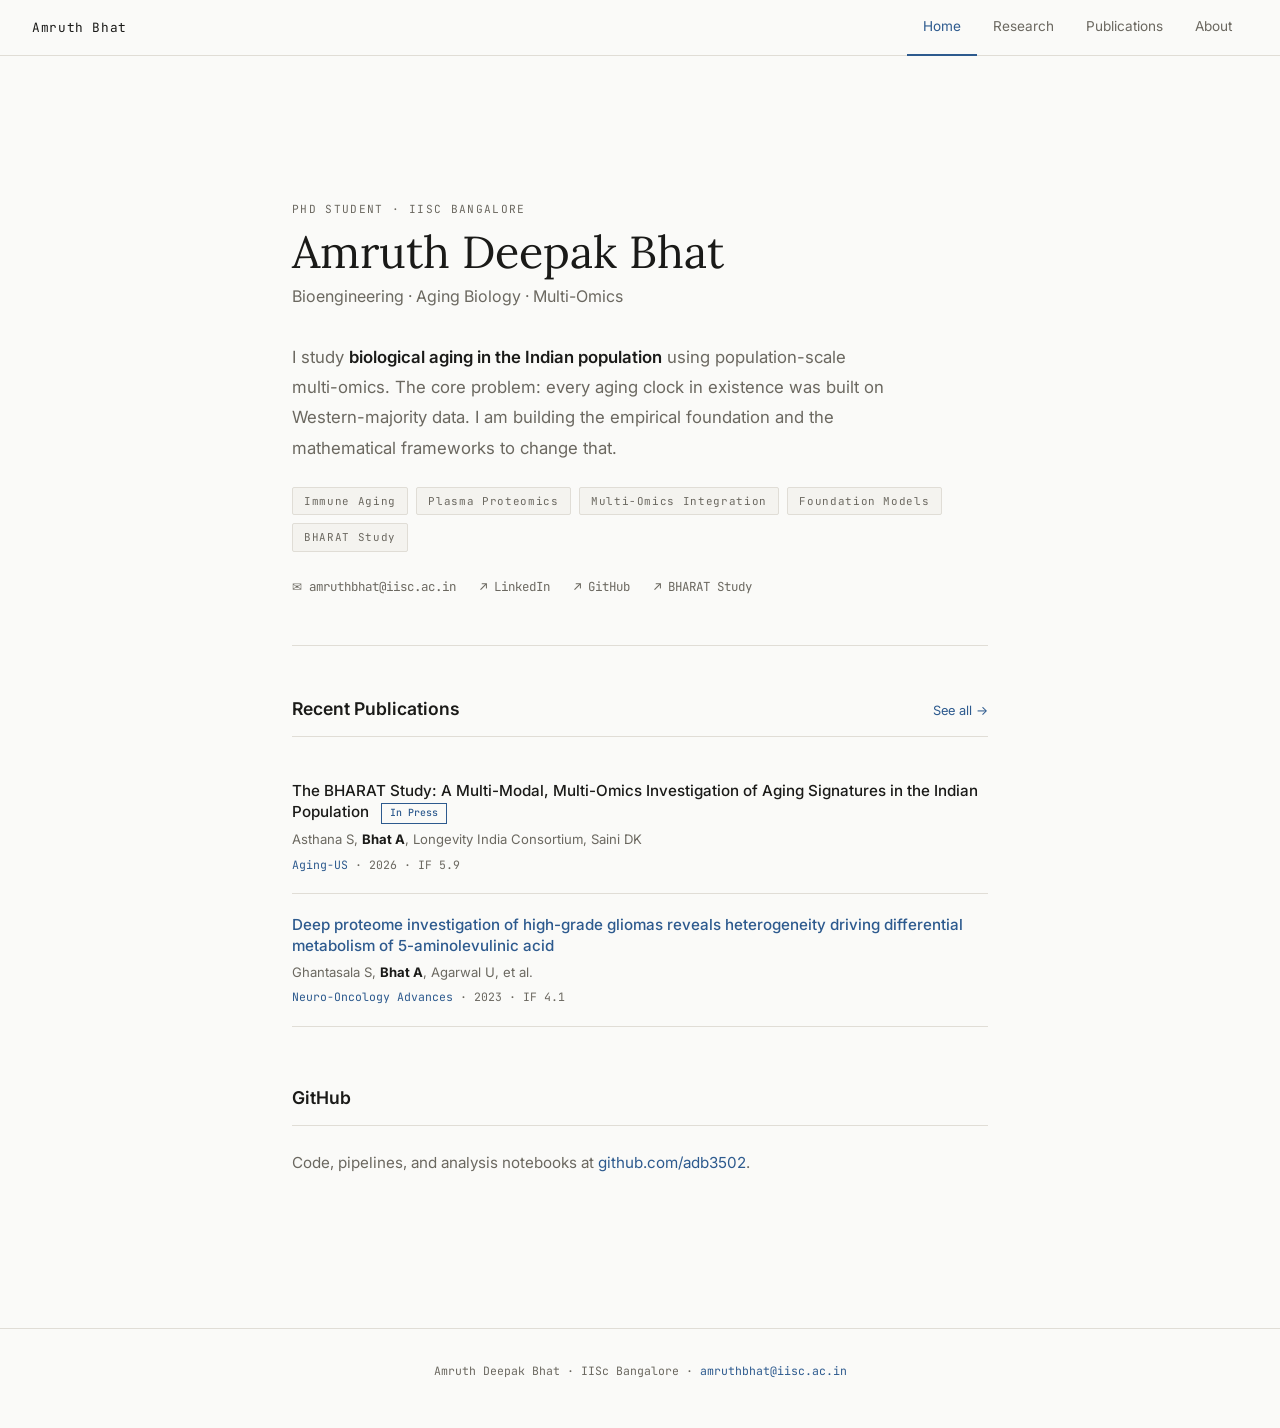
<file: index.html>
<!DOCTYPE html>
<html lang="en">
<head>
<meta charset="UTF-8">
<meta name="viewport" content="width=device-width, initial-scale=1.0">
<title>Amruth Deepak Bhat</title>
<link rel="preconnect" href="https://fonts.googleapis.com">
<link href="https://fonts.googleapis.com/css2?family=Lora:ital,wght@0,400;0,600;1,400&family=Inter:wght@400;500;600&family=JetBrains+Mono:wght@300;400&display=swap" rel="stylesheet">
<link rel="stylesheet" href="style.css">
</head>
<body>

<nav>
  <a href="index.html" class="nav-brand">Amruth Bhat</a>
  <ul class="nav-links">
    <li><a href="index.html" class="active">Home</a></li>
    <li><a href="research.html">Research</a></li>
    <li><a href="publications.html">Publications</a></li>
    <li><a href="about.html">About</a></li>
  </ul>
</nav>

<main class="page">

  <div class="hero">
    <div class="label">PhD Student · IISc Bangalore</div>
    <h1 class="hero-name">Amruth Deepak Bhat</h1>
    <p class="hero-role">Bioengineering · Aging Biology · Multi-Omics</p>
    <p class="hero-bio">
      I study <strong>biological aging in the Indian population</strong> using population-scale multi-omics.
      The core problem: every aging clock in existence was built on Western-majority data.
      I am building the empirical foundation and the mathematical frameworks to change that.
    </p>
    <div class="tags">
      <span class="tag">Immune Aging</span>
      <span class="tag">Plasma Proteomics</span>
      <span class="tag">Multi-Omics Integration</span>
      <span class="tag">Foundation Models</span>
      <span class="tag">BHARAT Study</span>
    </div>
    <div class="contact-links">
      <a href="mailto:amruthbhat@iisc.ac.in">✉ amruthbhat@iisc.ac.in</a>
      <a href="https://linkedin.com/in/amruth-bhat" target="_blank">↗ LinkedIn</a>
      <a href="https://github.com/adb3502" target="_blank">↗ GitHub</a>
      <a href="https://www.longevity.iisc.ac.in/the-bharat-study" target="_blank">↗ BHARAT Study</a>
    </div>
  </div>

  <div class="section">
    <div class="section-header">
      <h2>Recent Publications</h2>
      <a href="publications.html">See all →</a>
    </div>

    <div class="pub-item">
      <div class="pub-title">The BHARAT Study: A Multi-Modal, Multi-Omics Investigation of Aging Signatures in the Indian Population <span class="pub-badge inpress">In Press</span></div>
      <div class="pub-authors">Asthana S, <strong>Bhat A</strong>, Longevity India Consortium, Saini DK</div>
      <div class="pub-venue"><span class="journal">Aging-US</span> · 2026 · IF 5.9</div>
    </div>

    <div class="pub-item">
      <div class="pub-title"><a href="https://doi.org/10.1093/noajnl/vdad065" target="_blank">Deep proteome investigation of high-grade gliomas reveals heterogeneity driving differential metabolism of 5-aminolevulinic acid</a></div>
      <div class="pub-authors">Ghantasala S, <strong>Bhat A</strong>, Agarwal U, et al.</div>
      <div class="pub-venue"><span class="journal">Neuro-Oncology Advances</span> · 2023 · IF 4.1</div>
    </div>
  </div>

  <div class="section">
    <div class="section-header">
      <h2>GitHub</h2>
    </div>
    <p style="font-size:0.95rem; color: var(--text-muted);">
      Code, pipelines, and analysis notebooks at
      <a href="https://github.com/adb3502" target="_blank">github.com/adb3502</a>.
    </p>
  </div>

</main>

<footer>
  <p>Amruth Deepak Bhat · IISc Bangalore · <a href="mailto:amruthbhat@iisc.ac.in">amruthbhat@iisc.ac.in</a></p>
</footer>

</body>
</html>
</file>
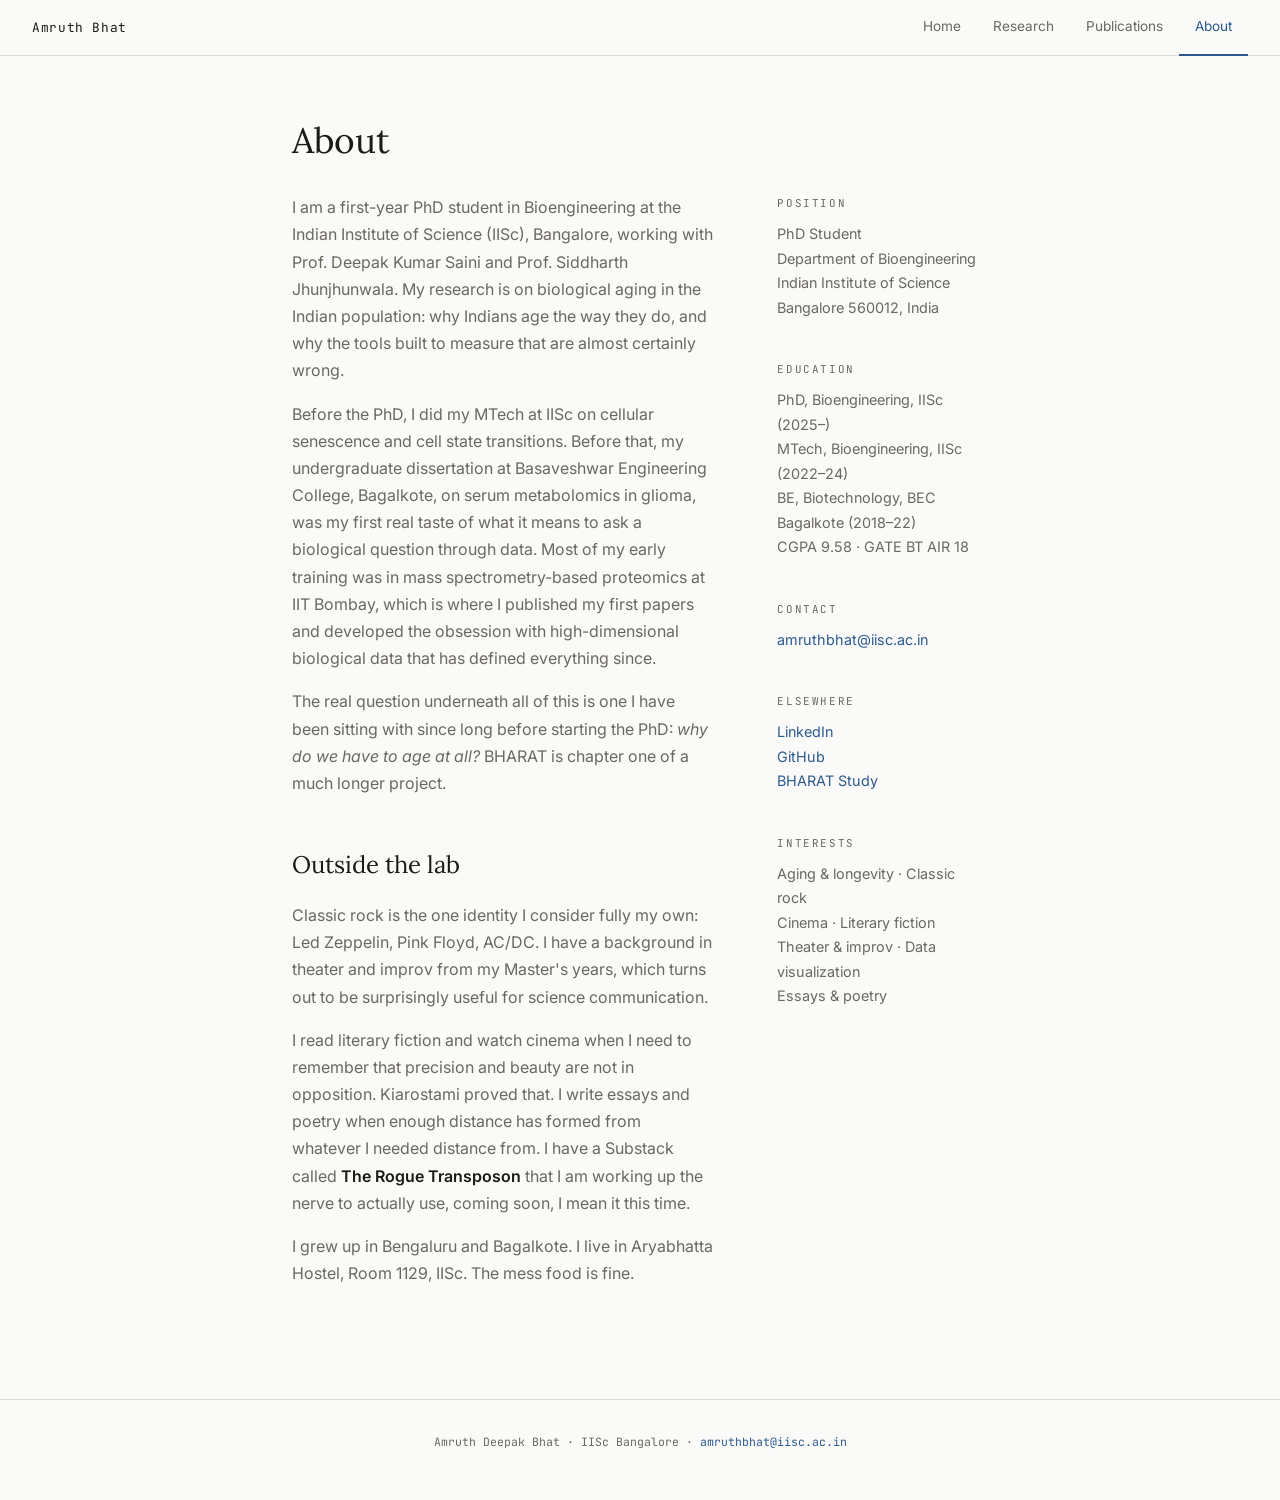
<file: about.html>
<!DOCTYPE html>
<html lang="en">
<head>
<meta charset="UTF-8">
<meta name="viewport" content="width=device-width, initial-scale=1.0">
<title>About · Amruth Deepak Bhat</title>
<link rel="preconnect" href="https://fonts.googleapis.com">
<link href="https://fonts.googleapis.com/css2?family=Lora:ital,wght@0,400;0,600;1,400&family=Inter:wght@400;500;600&family=JetBrains+Mono:wght@300;400&display=swap" rel="stylesheet">
<link rel="stylesheet" href="style.css">
<style>
.about-grid { display: grid; grid-template-columns: 2fr 1fr; gap: 4rem; align-items: start; }
.sidebar-block { margin-bottom: 2.5rem; }
.sidebar-label { font-family: var(--mono); font-size: 0.68rem; letter-spacing: 0.15em; text-transform: uppercase; color: var(--text-muted); margin-bottom: 0.6rem; }
.sidebar-content { font-size: 0.9rem; color: var(--text-muted); line-height: 1.7; }
.sidebar-content a { color: var(--accent); }
@media(max-width:600px){ .about-grid { grid-template-columns: 1fr; gap: 2rem; } }
</style>
</head>
<body>
<nav>
  <a href="index.html" class="nav-brand">Amruth Bhat</a>
  <ul class="nav-links">
    <li><a href="index.html">Home</a></li>
    <li><a href="research.html">Research</a></li>
    <li><a href="publications.html">Publications</a></li>
    <li><a href="about.html" class="active">About</a></li>
  </ul>
</nav>

<main class="page">
  <h1>About</h1>

  <div class="about-grid" style="margin-top:2rem;">
    <div>
      <p>
        I am a first-year PhD student in Bioengineering at the Indian Institute of Science (IISc), Bangalore,
        working with Prof. Deepak Kumar Saini and Prof. Siddharth Jhunjhunwala.
        My research is on biological aging in the Indian population: why Indians age the way they do,
        and why the tools built to measure that are almost certainly wrong.
      </p>
      <p>
        Before the PhD, I did my MTech at IISc on cellular senescence and cell state transitions.
        Before that, my undergraduate dissertation at Basaveshwar Engineering College, Bagalkote,
        on serum metabolomics in glioma, was my first real taste of what it means to ask a biological
        question through data. Most of my early training was in mass spectrometry-based proteomics
        at IIT Bombay, which is where I published my first papers and developed the obsession with
        high-dimensional biological data that has defined everything since.
      </p>
      <p>
        The real question underneath all of this is one I have been sitting with since long before starting the PhD:
        <em>why do we have to age at all?</em> BHARAT is chapter one of a much longer project.
      </p>

      <h2>Outside the lab</h2>
      <p>
        Classic rock is the one identity I consider fully my own: Led Zeppelin, Pink Floyd, AC/DC.
        I have a background in theater and improv from my Master's years, which turns out to be
        surprisingly useful for science communication.
      </p>
      <p>
        I read literary fiction and watch cinema when I need to remember that precision and beauty
        are not in opposition. Kiarostami proved that. I write essays and poetry when enough distance
        has formed from whatever I needed distance from. I have a Substack called
        <strong>The Rogue Transposon</strong> that I am working up the nerve to actually use, coming soon, I mean it this time.
      </p>
      <p>
        I grew up in Bengaluru and Bagalkote. I live in Aryabhatta Hostel, Room 1129, IISc.
        The mess food is fine.
      </p>
    </div>

    <div>
      <div class="sidebar-block">
        <div class="sidebar-label">Position</div>
        <div class="sidebar-content">
          PhD Student<br>
          Department of Bioengineering<br>
          Indian Institute of Science<br>
          Bangalore 560012, India
        </div>
      </div>

      <div class="sidebar-block">
        <div class="sidebar-label">Education</div>
        <div class="sidebar-content">
          PhD, Bioengineering, IISc (2025–)<br>
          MTech, Bioengineering, IISc (2022–24)<br>
          BE, Biotechnology, BEC Bagalkote (2018–22)<br>
          CGPA 9.58 · GATE BT AIR 18
        </div>
      </div>

      <div class="sidebar-block">
        <div class="sidebar-label">Contact</div>
        <div class="sidebar-content">
          <a href="mailto:amruthbhat@iisc.ac.in">amruthbhat@iisc.ac.in</a>
        </div>
      </div>

      <div class="sidebar-block">
        <div class="sidebar-label">Elsewhere</div>
        <div class="sidebar-content">
          <a href="https://linkedin.com/in/amruth-bhat" target="_blank">LinkedIn</a><br>
          <a href="https://github.com/adb3502" target="_blank">GitHub</a><br>
          <a href="https://www.longevity.iisc.ac.in/the-bharat-study" target="_blank">BHARAT Study</a>
        </div>
      </div>

      <div class="sidebar-block">
        <div class="sidebar-label">Interests</div>
        <div class="sidebar-content">
          Aging & longevity · Classic rock<br>
          Cinema · Literary fiction<br>
          Theater & improv · Data visualization<br>
          Essays & poetry
        </div>
      </div>
    </div>
  </div>
</main>

<footer>
  <p>Amruth Deepak Bhat · IISc Bangalore · <a href="mailto:amruthbhat@iisc.ac.in">amruthbhat@iisc.ac.in</a></p>
</footer>
</body>
</html>
</file>
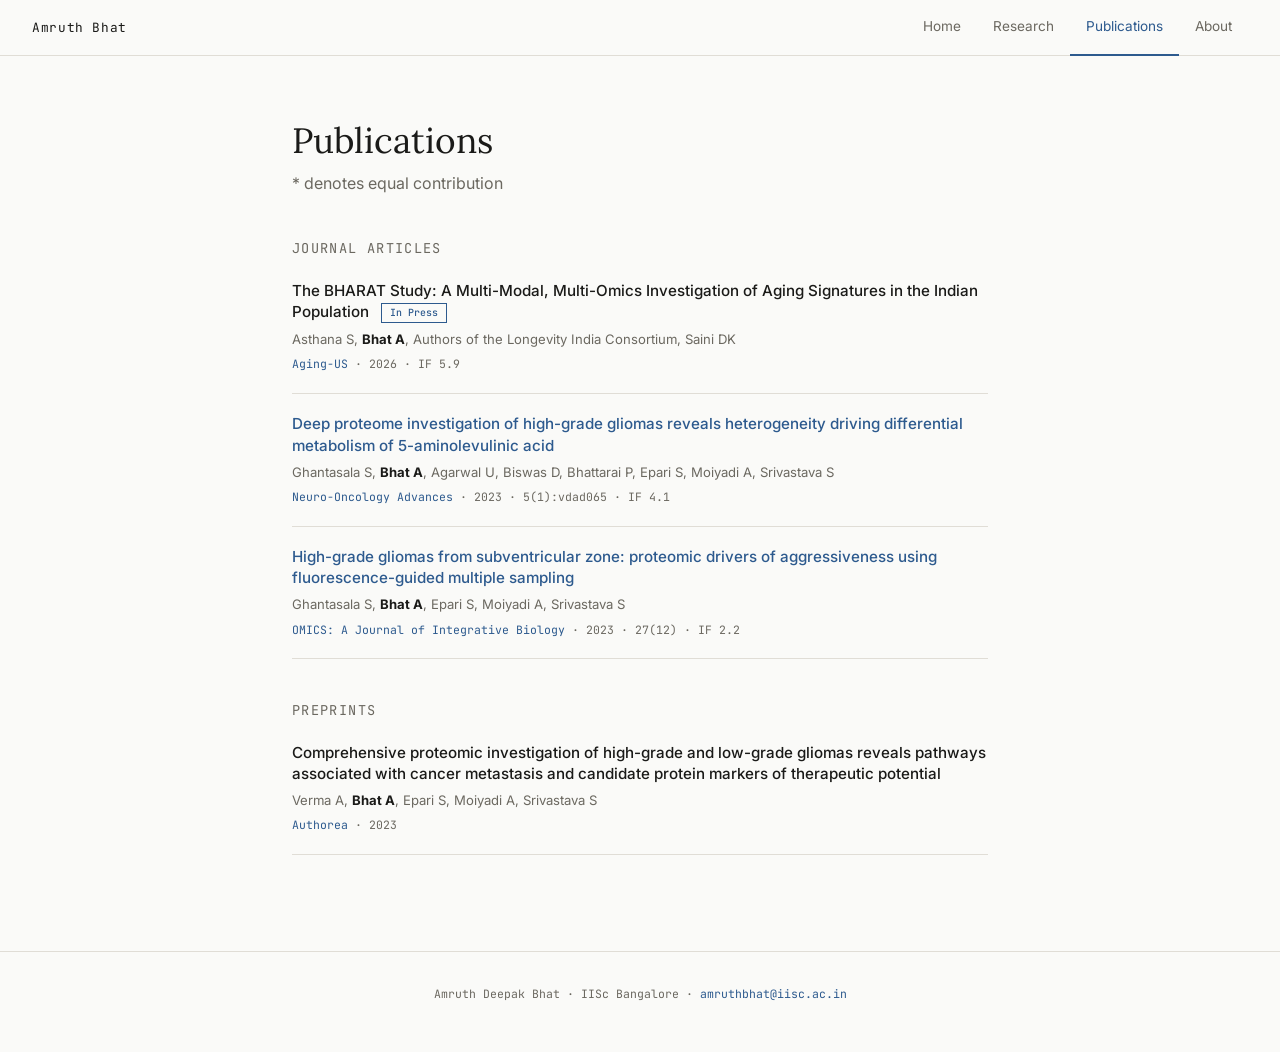
<file: publications.html>
<!DOCTYPE html>
<html lang="en">
<head>
<meta charset="UTF-8">
<meta name="viewport" content="width=device-width, initial-scale=1.0">
<title>Publications · Amruth Deepak Bhat</title>
<link rel="preconnect" href="https://fonts.googleapis.com">
<link href="https://fonts.googleapis.com/css2?family=Lora:ital,wght@0,400;0,600;1,400&family=Inter:wght@400;500;600&family=JetBrains+Mono:wght@300;400&display=swap" rel="stylesheet">
<link rel="stylesheet" href="style.css">
</head>
<body>
<nav>
  <a href="index.html" class="nav-brand">Amruth Bhat</a>
  <ul class="nav-links">
    <li><a href="index.html">Home</a></li>
    <li><a href="research.html">Research</a></li>
    <li><a href="publications.html" class="active">Publications</a></li>
    <li><a href="about.html">About</a></li>
  </ul>
</nav>

<main class="page">
  <h1>Publications</h1>
  <p style="margin-top:0.5rem;">* denotes equal contribution</p>

  <h2 style="font-size:0.85rem; font-family:var(--mono); letter-spacing:0.1em; text-transform:uppercase; color:var(--text-muted); margin-top:2.5rem; margin-bottom:0; font-weight:400;">Journal Articles</h2>

  <div class="pub-item">
    <div class="pub-title">The BHARAT Study: A Multi-Modal, Multi-Omics Investigation of Aging Signatures in the Indian Population <span class="pub-badge inpress">In Press</span></div>
    <div class="pub-authors">Asthana S, <strong>Bhat A</strong>, Authors of the Longevity India Consortium, Saini DK</div>
    <div class="pub-venue"><span class="journal">Aging-US</span> · 2026 · IF 5.9</div>
  </div>

  <div class="pub-item">
    <div class="pub-title"><a href="https://doi.org/10.1093/noajnl/vdad065" target="_blank">Deep proteome investigation of high-grade gliomas reveals heterogeneity driving differential metabolism of 5-aminolevulinic acid</a></div>
    <div class="pub-authors">Ghantasala S, <strong>Bhat A</strong>, Agarwal U, Biswas D, Bhattarai P, Epari S, Moiyadi A, Srivastava S</div>
    <div class="pub-venue"><span class="journal">Neuro-Oncology Advances</span> · 2023 · 5(1):vdad065 · IF 4.1</div>
  </div>

  <div class="pub-item">
    <div class="pub-title"><a href="https://doi.org/10.1089/omi.2023.0124" target="_blank">High-grade gliomas from subventricular zone: proteomic drivers of aggressiveness using fluorescence-guided multiple sampling</a></div>
    <div class="pub-authors">Ghantasala S, <strong>Bhat A</strong>, Epari S, Moiyadi A, Srivastava S</div>
    <div class="pub-venue"><span class="journal">OMICS: A Journal of Integrative Biology</span> · 2023 · 27(12) · IF 2.2</div>
  </div>

  <h2 style="font-size:0.85rem; font-family:var(--mono); letter-spacing:0.1em; text-transform:uppercase; color:var(--text-muted); margin-top:2.5rem; margin-bottom:0; font-weight:400;">Preprints</h2>

  <div class="pub-item">
    <div class="pub-title">Comprehensive proteomic investigation of high-grade and low-grade gliomas reveals pathways associated with cancer metastasis and candidate protein markers of therapeutic potential</div>
    <div class="pub-authors">Verma A, <strong>Bhat A</strong>, Epari S, Moiyadi A, Srivastava S</div>
    <div class="pub-venue"><span class="journal">Authorea</span> · 2023</div>
  </div>

</main>

<footer>
  <p>Amruth Deepak Bhat · IISc Bangalore · <a href="mailto:amruthbhat@iisc.ac.in">amruthbhat@iisc.ac.in</a></p>
</footer>
</body>
</html>
</file>
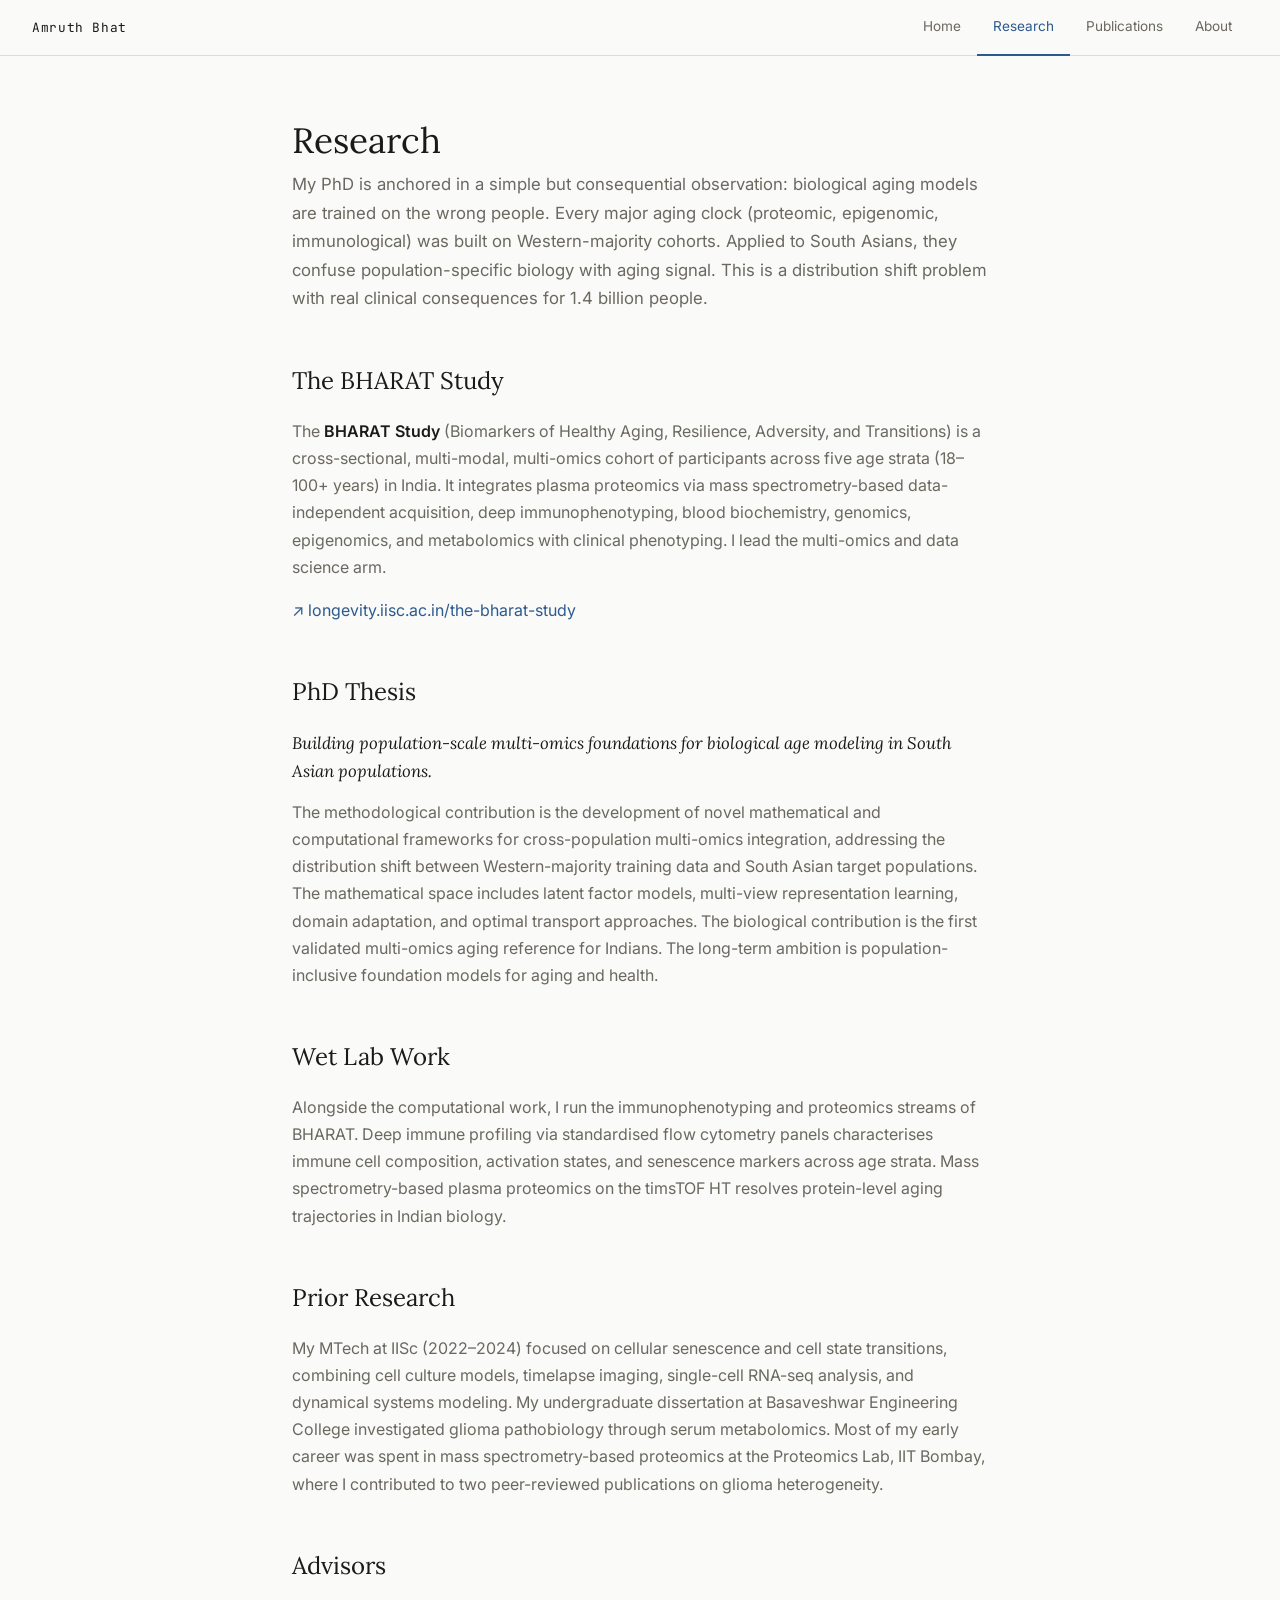
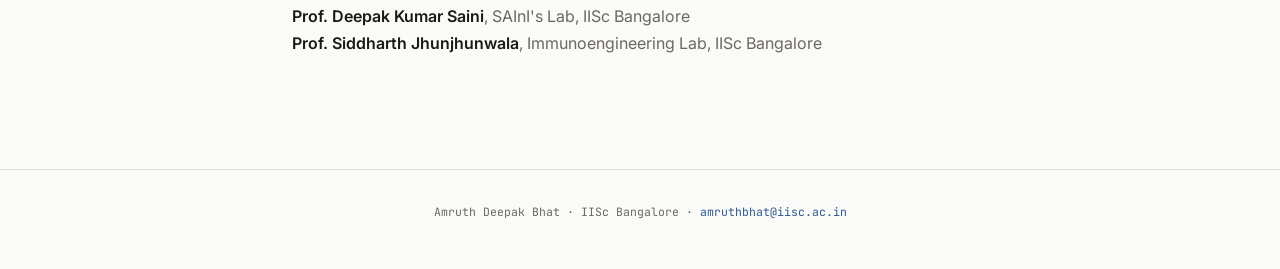
<file: research.html>
<!DOCTYPE html>
<html lang="en">
<head>
<meta charset="UTF-8">
<meta name="viewport" content="width=device-width, initial-scale=1.0">
<title>Research · Amruth Deepak Bhat</title>
<link rel="preconnect" href="https://fonts.googleapis.com">
<link href="https://fonts.googleapis.com/css2?family=Lora:ital,wght@0,400;0,600;1,400&family=Inter:wght@400;500;600&family=JetBrains+Mono:wght@300;400&display=swap" rel="stylesheet">
<link rel="stylesheet" href="style.css">
</head>
<body>
<nav>
  <a href="index.html" class="nav-brand">Amruth Bhat</a>
  <ul class="nav-links">
    <li><a href="index.html">Home</a></li>
    <li><a href="research.html" class="active">Research</a></li>
    <li><a href="publications.html">Publications</a></li>
    <li><a href="about.html">About</a></li>
  </ul>
</nav>

<main class="page">
  <h1>Research</h1>
  <p style="margin-top:0.5rem; font-size:1.05rem;">
    My PhD is anchored in a simple but consequential observation: biological aging models are trained on the wrong people.
    Every major aging clock (proteomic, epigenomic, immunological) was built on Western-majority cohorts.
    Applied to South Asians, they confuse population-specific biology with aging signal.
    This is a distribution shift problem with real clinical consequences for 1.4 billion people.
  </p>

  <h2>The BHARAT Study</h2>
  <p>
    The <strong>BHARAT Study</strong> (Biomarkers of Healthy Aging, Resilience, Adversity, and Transitions)
    is a cross-sectional, multi-modal, multi-omics cohort of participants across five age strata (18–100+ years) in India.
    It integrates plasma proteomics via mass spectrometry-based data-independent acquisition, deep immunophenotyping,
    blood biochemistry, genomics, epigenomics, and metabolomics with clinical phenotyping.
    I lead the multi-omics and data science arm.
  </p>
  <p>
    <a href="https://www.longevity.iisc.ac.in/the-bharat-study" target="_blank">↗ longevity.iisc.ac.in/the-bharat-study</a>
  </p>

  <h2>PhD Thesis</h2>
  <p style="font-style:italic; color: var(--text); font-family: var(--serif); font-size:1.05rem; margin-bottom:0.8rem;">
    Building population-scale multi-omics foundations for biological age modeling in South Asian populations.
  </p>
  <p>
    The methodological contribution is the development of novel mathematical and computational frameworks for
    cross-population multi-omics integration, addressing the distribution shift between Western-majority training data
    and South Asian target populations. The mathematical space includes latent factor models, multi-view
    representation learning, domain adaptation, and optimal transport approaches. The biological contribution
    is the first validated multi-omics aging reference for Indians. The long-term ambition is population-inclusive
    foundation models for aging and health.
  </p>

  <h2>Wet Lab Work</h2>
  <p>
    Alongside the computational work, I run the immunophenotyping and proteomics streams of BHARAT.
    Deep immune profiling via standardised flow cytometry panels characterises immune cell composition,
    activation states, and senescence markers across age strata.
    Mass spectrometry-based plasma proteomics on the timsTOF HT resolves protein-level aging trajectories in Indian biology.
  </p>

  <h2>Prior Research</h2>
  <p>
    My MTech at IISc (2022–2024) focused on cellular senescence and cell state transitions,
    combining cell culture models, timelapse imaging, single-cell RNA-seq analysis, and dynamical systems modeling.
    My undergraduate dissertation at Basaveshwar Engineering College investigated glioma pathobiology
    through serum metabolomics. Most of my early career was spent in mass spectrometry-based proteomics
    at the Proteomics Lab, IIT Bombay, where I contributed to two peer-reviewed publications on glioma heterogeneity.
  </p>

  <h2>Advisors</h2>
  <p>
    <strong>Prof. Deepak Kumar Saini</strong>, SAInI's Lab, IISc Bangalore<br>
    <strong>Prof. Siddharth Jhunjhunwala</strong>, Immunoengineering Lab, IISc Bangalore
  </p>
</main>

<footer>
  <p>Amruth Deepak Bhat · IISc Bangalore · <a href="mailto:amruthbhat@iisc.ac.in">amruthbhat@iisc.ac.in</a></p>
</footer>
</body>
</html>
</file>
<file: style.css>
*, *::before, *::after { box-sizing: border-box; margin: 0; padding: 0; }

:root {
  --bg: #fafaf8;
  --surface: #f4f3ef;
  --border: #e0ddd6;
  --text: #1a1a18;
  --text-muted: #6b6860;
  --accent: #2d5a8e;
  --accent-light: #e8f0f8;
  --mono: 'JetBrains Mono', 'Courier New', monospace;
  --serif: 'Lora', Georgia, serif;
  --sans: 'Inter', system-ui, sans-serif;
}

html { scroll-behavior: smooth; }

body {
  background: var(--bg);
  color: var(--text);
  font-family: var(--sans);
  font-size: 16px;
  line-height: 1.7;
}

a { color: var(--accent); text-decoration: none; }
a:hover { text-decoration: underline; }

/* NAV */
nav {
  background: var(--bg);
  border-bottom: 1px solid var(--border);
  position: sticky;
  top: 0;
  z-index: 100;
  padding: 0 2rem;
  display: flex;
  align-items: center;
  justify-content: space-between;
  height: 56px;
}
.nav-brand {
  font-family: var(--mono);
  font-size: 0.8rem;
  font-weight: 400;
  color: var(--text);
  letter-spacing: 0.05em;
  text-decoration: none;
}
.nav-brand:hover { text-decoration: none; color: var(--accent); }
.nav-links { display: flex; gap: 0; list-style: none; }
.nav-links a {
  font-size: 0.85rem;
  color: var(--text-muted);
  padding: 0 1rem;
  height: 56px;
  display: flex;
  align-items: center;
  border-bottom: 2px solid transparent;
  transition: color 0.15s, border-color 0.15s;
  text-decoration: none;
}
.nav-links a:hover, .nav-links a.active {
  color: var(--accent);
  border-bottom-color: var(--accent);
}

/* LAYOUT */
.page { max-width: 760px; margin: 0 auto; padding: 4rem 2rem 6rem; }
.page-wide { max-width: 1000px; margin: 0 auto; padding: 4rem 2rem 6rem; }

/* TYPOGRAPHY */
h1 { font-family: var(--serif); font-size: 2.2rem; font-weight: 400; line-height: 1.2; margin-bottom: 0.5rem; }
h2 { font-family: var(--serif); font-size: 1.5rem; font-weight: 400; margin-bottom: 1rem; margin-top: 3rem; }
h3 { font-size: 1rem; font-weight: 600; margin-bottom: 0.4rem; }
p { margin-bottom: 1rem; color: var(--text-muted); }
p strong { color: var(--text); font-weight: 600; }

.label {
  font-family: var(--mono);
  font-size: 0.7rem;
  letter-spacing: 0.12em;
  text-transform: uppercase;
  color: var(--text-muted);
  margin-bottom: 0.5rem;
}

/* HOME HERO */
.hero { padding: 5rem 0 3rem; border-bottom: 1px solid var(--border); margin-bottom: 3rem; }
.hero-name { font-family: var(--serif); font-size: 2.8rem; font-weight: 400; line-height: 1.1; margin-bottom: 0.4rem; }
.hero-role { font-size: 1rem; color: var(--text-muted); margin-bottom: 2rem; }
.hero-bio { font-size: 1.05rem; max-width: 600px; line-height: 1.8; color: var(--text-muted); }
.hero-bio strong { color: var(--text); }

/* TAGS */
.tags { display: flex; flex-wrap: wrap; gap: 0.5rem; margin: 1.5rem 0; }
.tag {
  font-family: var(--mono);
  font-size: 0.68rem;
  letter-spacing: 0.06em;
  padding: 0.25rem 0.7rem;
  background: var(--surface);
  border: 1px solid var(--border);
  color: var(--text-muted);
  border-radius: 2px;
}

/* SECTION */
.section { margin-bottom: 3.5rem; }
.section-header {
  display: flex;
  align-items: baseline;
  gap: 1rem;
  margin-bottom: 1.5rem;
  padding-bottom: 0.75rem;
  border-bottom: 1px solid var(--border);
}
.section-header h2 { margin: 0; font-size: 1.1rem; font-weight: 600; font-family: var(--sans); }
.section-header a { font-size: 0.8rem; color: var(--accent); margin-left: auto; }

/* PUB LIST */
.pub-item { padding: 1.2rem 0; border-bottom: 1px solid var(--border); }
.pub-item:first-child { border-top: 1px solid var(--border); }
.pub-title { font-size: 0.95rem; font-weight: 500; color: var(--text); margin-bottom: 0.3rem; line-height: 1.4; }
.pub-authors { font-size: 0.82rem; color: var(--text-muted); margin-bottom: 0.25rem; }
.pub-authors strong { color: var(--text); }
.pub-venue { font-family: var(--mono); font-size: 0.72rem; color: var(--text-muted); }
.pub-venue .journal { color: var(--accent); }
.pub-badge {
  display: inline-block;
  font-family: var(--mono);
  font-size: 0.62rem;
  padding: 0.15rem 0.5rem;
  border: 1px solid var(--border);
  color: var(--text-muted);
  margin-left: 0.5rem;
  vertical-align: middle;
}
.pub-badge.inpress { border-color: var(--accent); color: var(--accent); }

/* EXPERIENCE */
.exp-item { padding: 1.2rem 0; border-bottom: 1px solid var(--border); display: grid; grid-template-columns: 1fr auto; gap: 1rem; }
.exp-item:first-child { border-top: 1px solid var(--border); }
.exp-role { font-size: 0.95rem; font-weight: 600; color: var(--text); }
.exp-org { font-size: 0.85rem; color: var(--text-muted); }
.exp-date { font-family: var(--mono); font-size: 0.72rem; color: var(--text-muted); text-align: right; white-space: nowrap; }

/* GITHUB STATS */
.github-grid { display: grid; grid-template-columns: 1fr 1fr; gap: 1rem; }
.github-grid img { width: 100%; border: 1px solid var(--border); }

/* FOOTER */
footer {
  border-top: 1px solid var(--border);
  padding: 2rem;
  text-align: center;
  font-family: var(--mono);
  font-size: 0.72rem;
  color: var(--text-muted);
}

/* LINKS ROW */
.contact-links { display: flex; flex-wrap: wrap; gap: 1.5rem; margin-top: 1.5rem; }
.contact-links a {
  font-family: var(--mono);
  font-size: 0.78rem;
  color: var(--text-muted);
  display: flex;
  align-items: center;
  gap: 0.4rem;
  transition: color 0.15s;
  text-decoration: none;
}
.contact-links a:hover { color: var(--accent); }

@media (max-width: 600px) {
  .github-grid { grid-template-columns: 1fr; }
  .hero-name { font-size: 2rem; }
  nav { padding: 0 1rem; }
  .page, .page-wide { padding: 2rem 1rem 4rem; }
}
</file>
